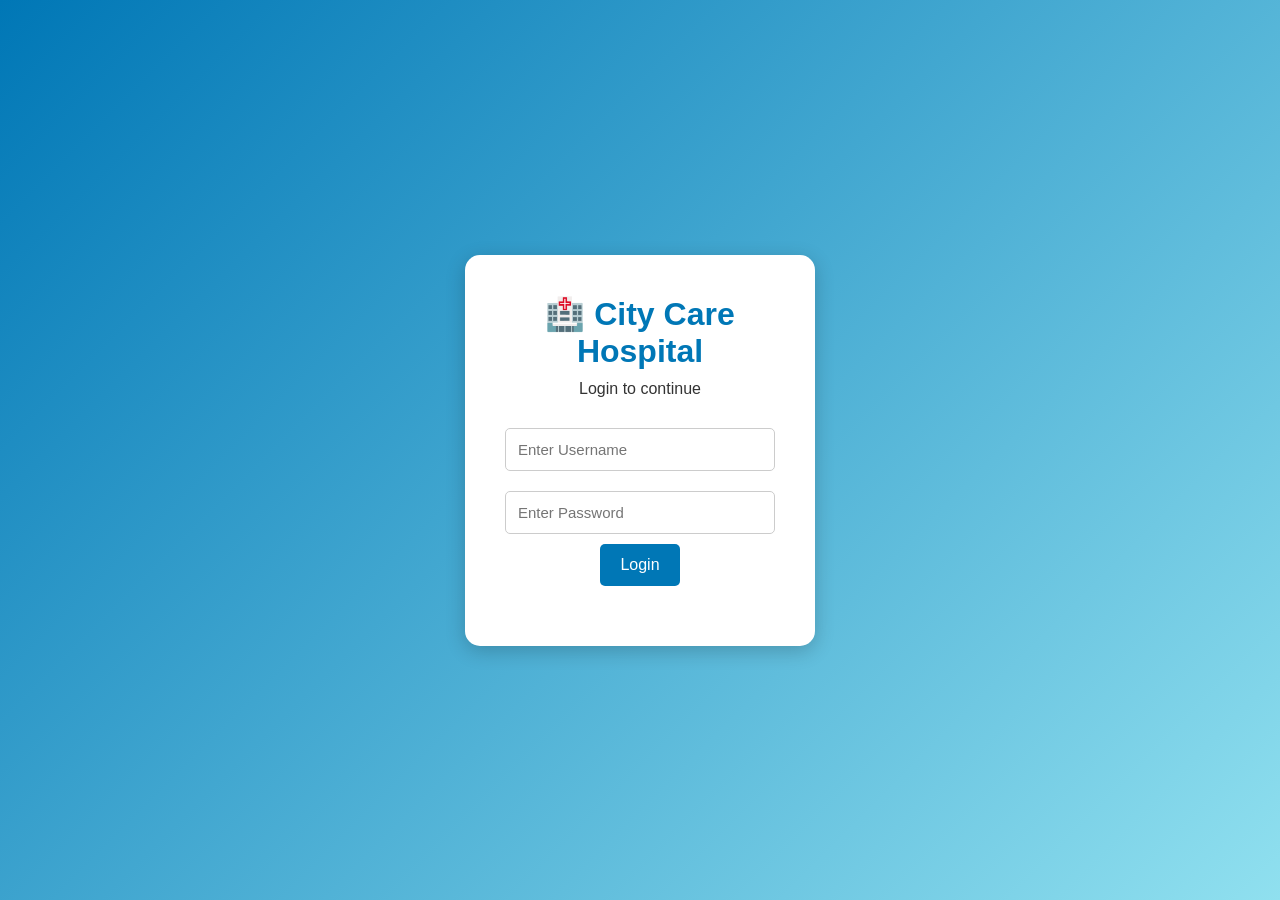
<file: index.html>
<!DOCTYPE html>
<html lang="en">

<head>

    <meta charset="UTF-8">

    <meta name="viewport" content="width=device-width, initial-scale=1.0">

    <title>City Care Hospital - Login</title>

    <link rel="stylesheet" href="style.css">

</head>

<body>

    <div class="login-container">

        <div class="login-box">

            <h1>🏥 City Care Hospital</h1>

            <p>Login to continue</p>


            <form onsubmit="login(event)">

                <input
                    type="text"
                    id="username"
                    placeholder="Enter Username"
                    required
                >


                <input
                    type="password"
                    id="password"
                    placeholder="Enter Password"
                    required
                >


                <button type="submit">

                    Login

                </button>

            </form>


            <p id="loginMessage"></p>

        </div>

    </div>


    <script src="script.js"></script>

</body>

</html>
</file>
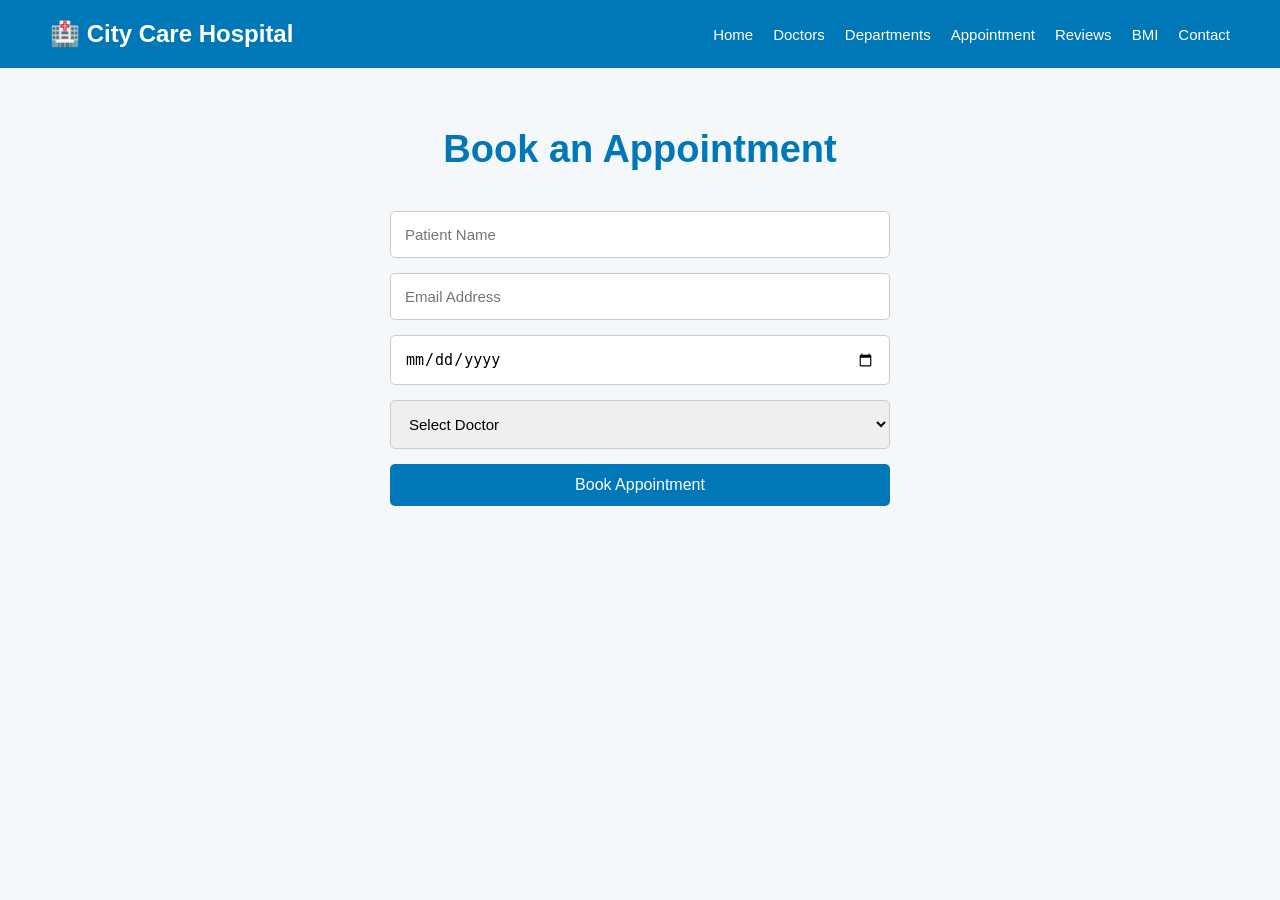
<file: appointment.html>
<!DOCTYPE html>
<html lang="en">

<head>

    <meta charset="UTF-8">

    <meta name="viewport" content="width=device-width, initial-scale=1.0">

    <title>Book Appointment</title>

    <link rel="stylesheet" href="style.css">

</head>

<body>


    <header>

        <h2>🏥 City Care Hospital</h2>


        <nav>

            <a href="home.html" target="_blank">
                Home
            </a>


            <a href="doctors.html" target="_blank">
                Doctors
            </a>


            <a href="departments.html" target="_blank">
                Departments
            </a>


            <a href="appointment.html" target="_blank">
                Appointment
            </a>


            <a href="reviews.html" target="_blank">
                Reviews
            </a>


            <a href="bmi.html" target="_blank">
                BMI
            </a>


            <a href="contact.html" target="_blank">
                Contact
            </a>

        </nav>

    </header>


    <section class="section">

        <h1>

            Book an Appointment

        </h1>


        <form
            class="appointment-form"
            onsubmit="bookAppointment(event)"
        >


            <input

                type="text"

                id="patientName"

                placeholder="Patient Name"

                required

            >


            <input

                type="email"

                placeholder="Email Address"

                required

            >


            <input

                type="date"

                required

            >


            <select required>


                <option value="">

                    Select Doctor

                </option>


                <option>

                    Dr. Priya Shah

                </option>


                <option>

                    Dr. Rahul Patel

                </option>


                <option>

                    Dr. Anjali Mehta

                </option>


            </select>


            <button type="submit">

                Book Appointment

            </button>


        </form>


        <p id="appointmentMessage"></p>

    </section>

</body>

</html>
</file>
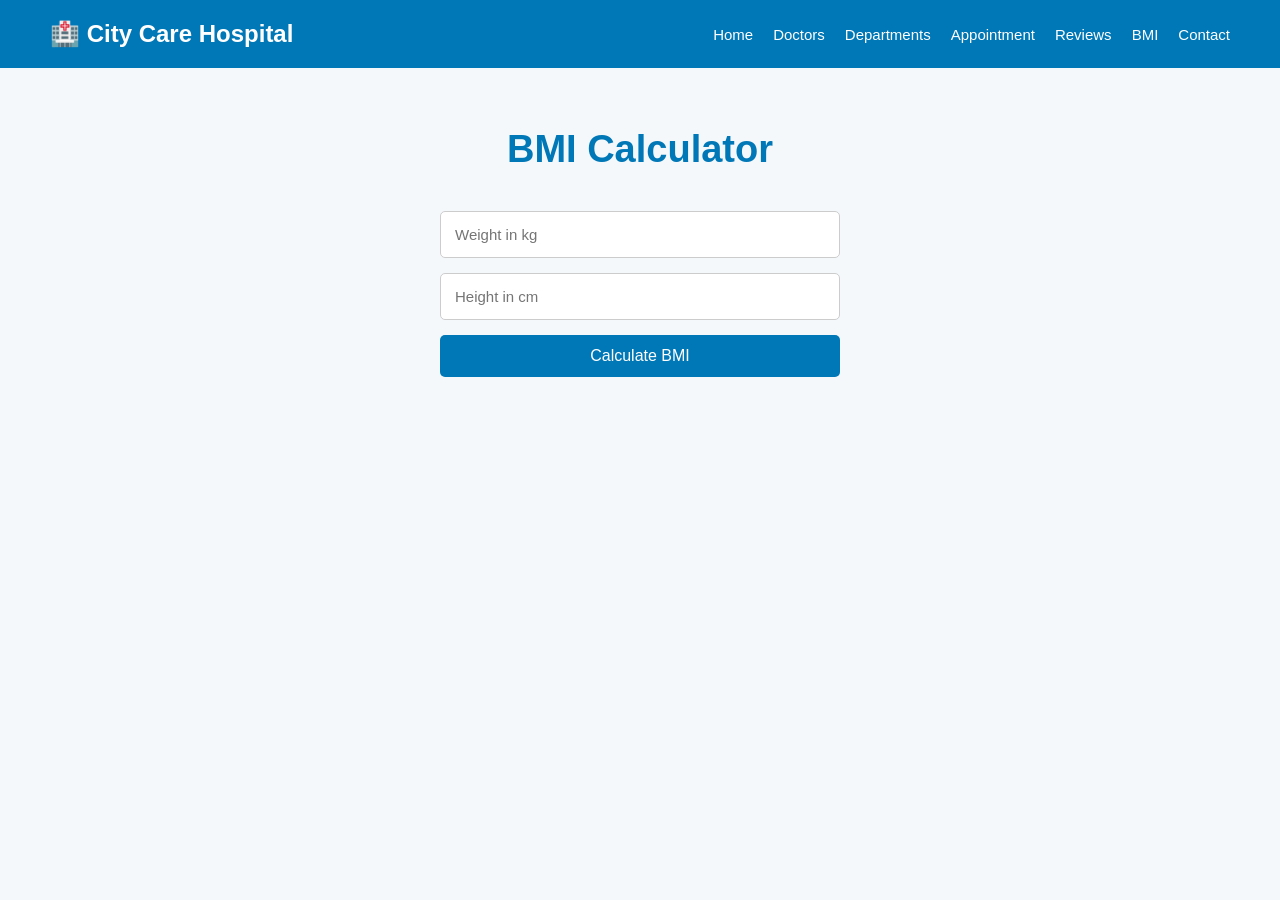
<file: bmi.html>
<!DOCTYPE html>
<html lang="en">

<head>

    <meta charset="UTF-8">

    <meta name="viewport" content="width=device-width, initial-scale=1.0">

    <title>BMI Calculator</title>

    <link rel="stylesheet" href="style.css">

</head>

<body>


    <header>

        <h2>🏥 City Care Hospital</h2>


        <nav>

            <a href="home.html" target="_blank">
                Home
            </a>


            <a href="doctors.html" target="_blank">
                Doctors
            </a>


            <a href="departments.html" target="_blank">
                Departments
            </a>


            <a href="appointment.html" target="_blank">
                Appointment
            </a>


            <a href="reviews.html" target="_blank">
                Reviews
            </a>


            <a href="bmi.html" target="_blank">
                BMI
            </a>


            <a href="contact.html" target="_blank">
                Contact
            </a>

        </nav>

    </header>


    <section class="section">

        <h1>

            BMI Calculator

        </h1>


        <div class="bmi-box">


            <input

                type="number"

                id="weight"

                placeholder="Weight in kg"

            >


            <input

                type="number"

                id="height"

                placeholder="Height in cm"

            >


            <button onclick="calculateBMI()">

                Calculate BMI

            </button>


            <h2 id="bmiResult"></h2>

        </div>

    </section>


    <script src="script.js"></script>

</body>

</html>
</file>
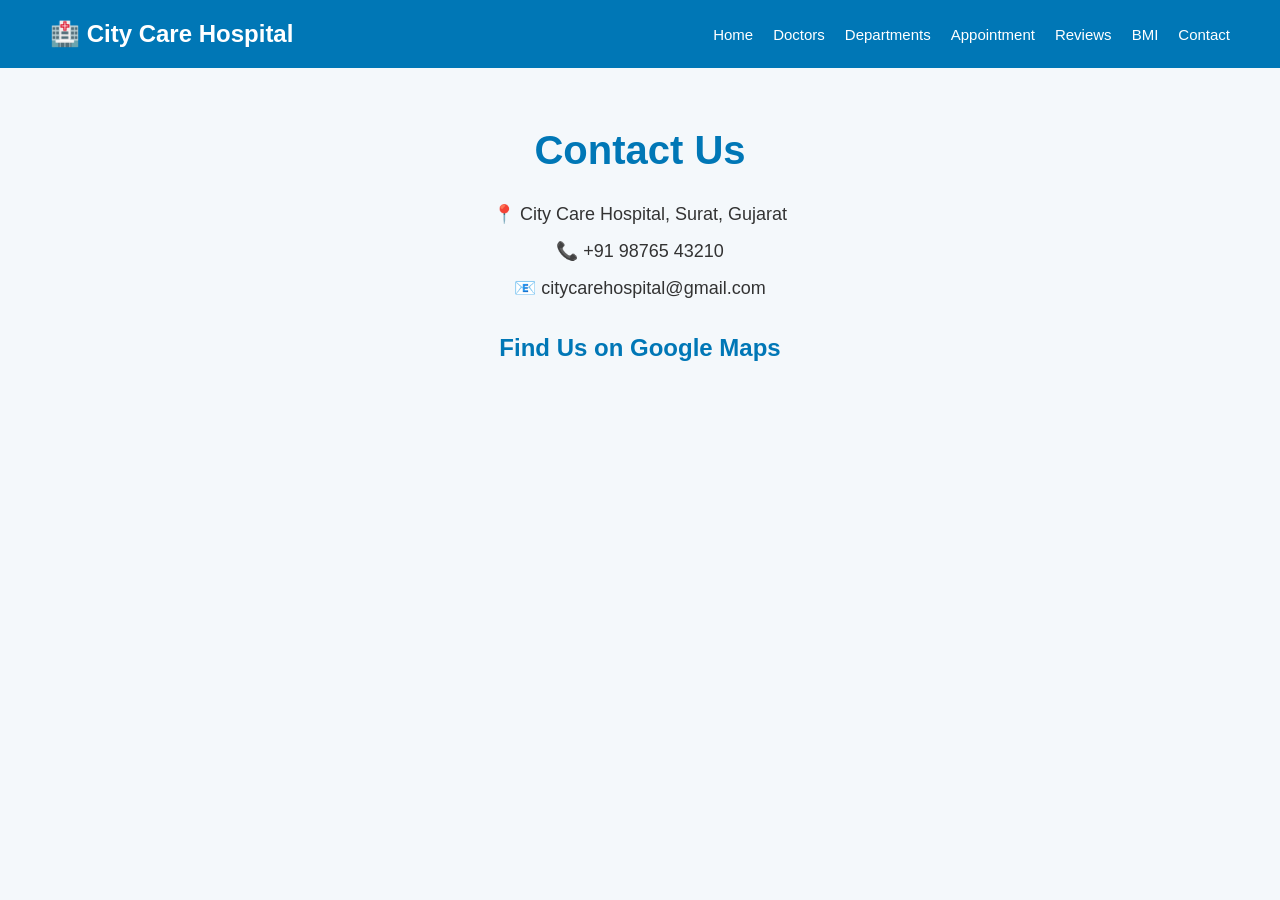
<file: contact.html>
<!DOCTYPE html>
<html lang="en">

<head>

    <meta charset="UTF-8">

    <meta name="viewport" content="width=device-width, initial-scale=1.0">

    <title>Contact Us</title>

    <link rel="stylesheet" href="style.css">

</head>

<body>


    <header>

        <h2>🏥 City Care Hospital</h2>


        <nav>

            <a href="home.html" target="_blank">
                Home
            </a>


            <a href="doctors.html" target="_blank">
                Doctors
            </a>


            <a href="departments.html" target="_blank">
                Departments
            </a>


            <a href="appointment.html" target="_blank">
                Appointment
            </a>


            <a href="reviews.html" target="_blank">
                Reviews
            </a>


            <a href="bmi.html" target="_blank">
                BMI
            </a>


            <a href="contact.html" target="_blank">
                Contact
            </a>

        </nav>

    </header>


    <section class="contact-page">


        <h1>

            Contact Us

        </h1>


        <p>

            📍 City Care Hospital, Surat, Gujarat

        </p>


        <p>

            📞 +91 98765 43210

        </p>


        <p>

            📧 citycarehospital@gmail.com

        </p>


        <h2>

            Find Us on Google Maps

        </h2>


        <iframe

            src="https://www.google.com/maps?q=Surat%20Gujarat&output=embed"

            width="80%"

            height="350"

            style="border:0;"

            allowfullscreen=""

            loading="lazy"

        >

        </iframe>

    </section>

</body>

</html>
</file>
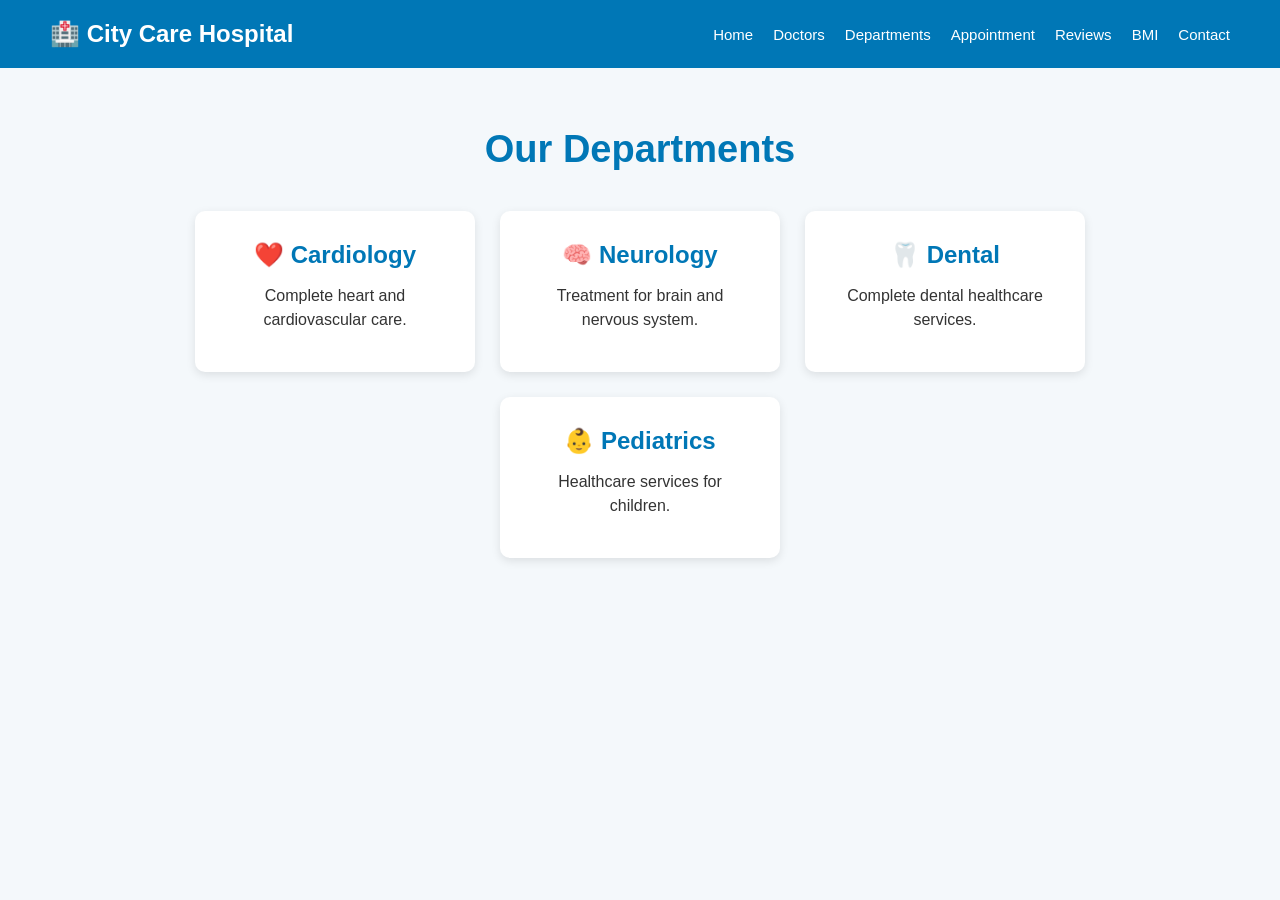
<file: departments.html>
<!DOCTYPE html>
<html lang="en">

<head>

    <meta charset="UTF-8">

    <meta name="viewport" content="width=device-width, initial-scale=1.0">

    <title>Our Departments</title>

    <link rel="stylesheet" href="style.css">

</head>

<body>


    <header>

        <h2>🏥 City Care Hospital</h2>


        <nav>

            <a href="home.html" target="_blank">
                Home
            </a>


            <a href="doctors.html" target="_blank">
                Doctors
            </a>


            <a href="departments.html" target="_blank">
                Departments
            </a>


            <a href="appointment.html" target="_blank">
                Appointment
            </a>


            <a href="reviews.html" target="_blank">
                Reviews
            </a>


            <a href="bmi.html" target="_blank">
                BMI
            </a>


            <a href="contact.html" target="_blank">
                Contact
            </a>

        </nav>

    </header>


    <section class="section">

        <h1>

            Our Departments

        </h1>


        <div class="cards">


            <div class="card">

                <h2>

                    ❤️ Cardiology

                </h2>


                <p>

                    Complete heart and cardiovascular care.

                </p>

            </div>


            <div class="card">

                <h2>

                    🧠 Neurology

                </h2>


                <p>

                    Treatment for brain and nervous system.

                </p>

            </div>


            <div class="card">

                <h2>

                    🦷 Dental

                </h2>


                <p>

                    Complete dental healthcare services.

                </p>

            </div>


            <div class="card">

                <h2>

                    👶 Pediatrics

                </h2>


                <p>

                    Healthcare services for children.

                </p>

            </div>

        </div>

    </section>

</body>

</html>
</file>
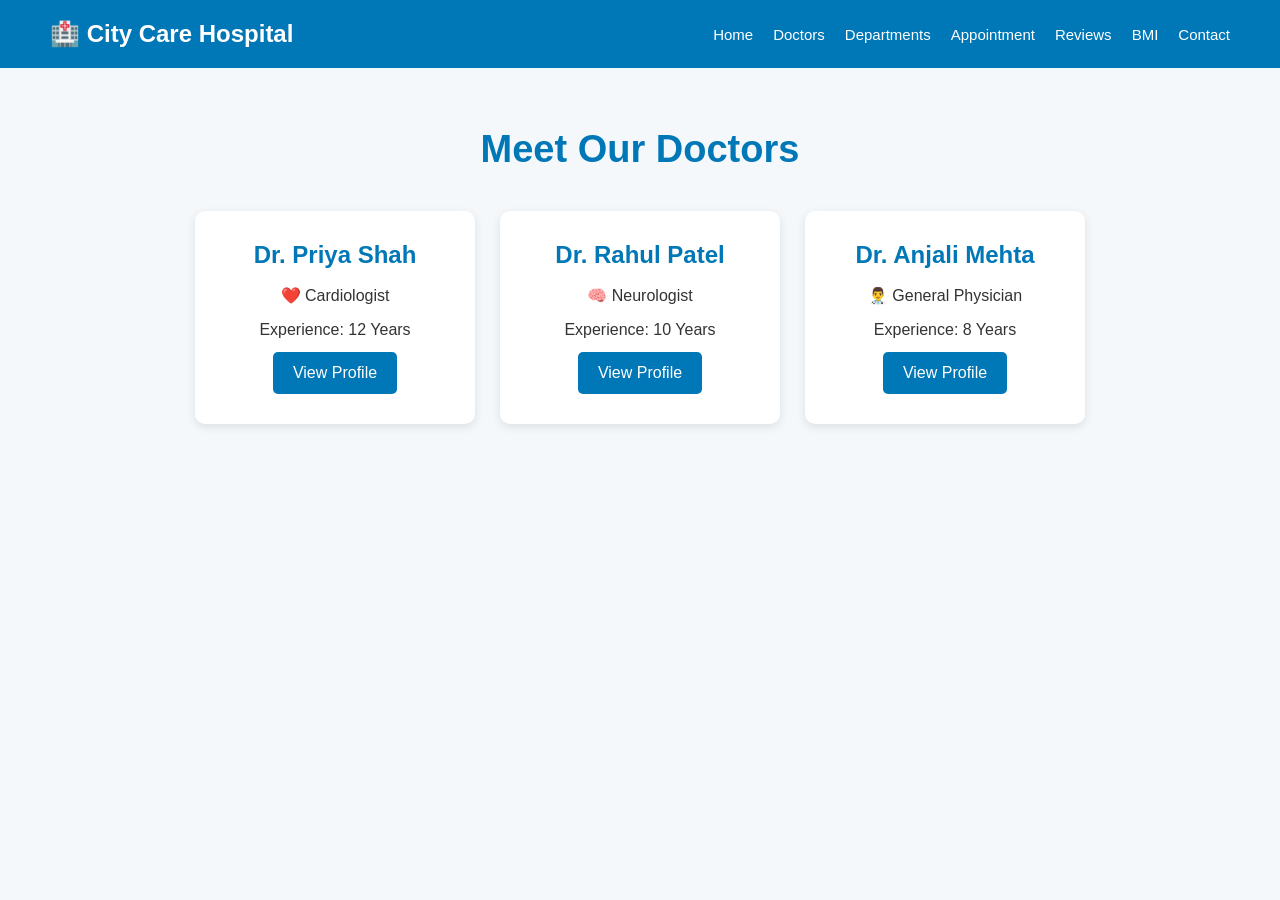
<file: doctors.html>
<!DOCTYPE html>
<html lang="en">

<head>

    <meta charset="UTF-8">

    <meta name="viewport" content="width=device-width, initial-scale=1.0">

    <title>Our Doctors</title>

    <link rel="stylesheet" href="style.css">

</head>

<body>


    <header>

        <h2>🏥 City Care Hospital</h2>


        <nav>

            <a href="home.html" target="_blank">
                Home
            </a>


            <a href="doctors.html" target="_blank">
                Doctors
            </a>


            <a href="departments.html" target="_blank">
                Departments
            </a>


            <a href="appointment.html" target="_blank">
                Appointment
            </a>


            <a href="reviews.html" target="_blank">
                Reviews
            </a>


            <a href="bmi.html" target="_blank">
                BMI
            </a>


            <a href="contact.html" target="_blank">
                Contact
            </a>

        </nav>

    </header>


    <section class="section">

        <h1>

            Meet Our Doctors

        </h1>


        <div class="cards">


            <div class="card">

                <h2>

                    Dr. Priya Shah

                </h2>


                <p>

                    ❤️ Cardiologist

                </p>


                <p>

                    Experience: 12 Years

                </p>


                <button>

                    View Profile

                </button>

            </div>


            <div class="card">

                <h2>

                    Dr. Rahul Patel

                </h2>


                <p>

                    🧠 Neurologist

                </p>


                <p>

                    Experience: 10 Years

                </p>


                <button>

                    View Profile

                </button>

            </div>


            <div class="card">

                <h2>

                    Dr. Anjali Mehta

                </h2>


                <p>

                    👨‍⚕️ General Physician

                </p>


                <p>

                    Experience: 8 Years

                </p>


                <button>

                    View Profile

                </button>

            </div>

        </div>

    </section>

</body>

</html>
</file>
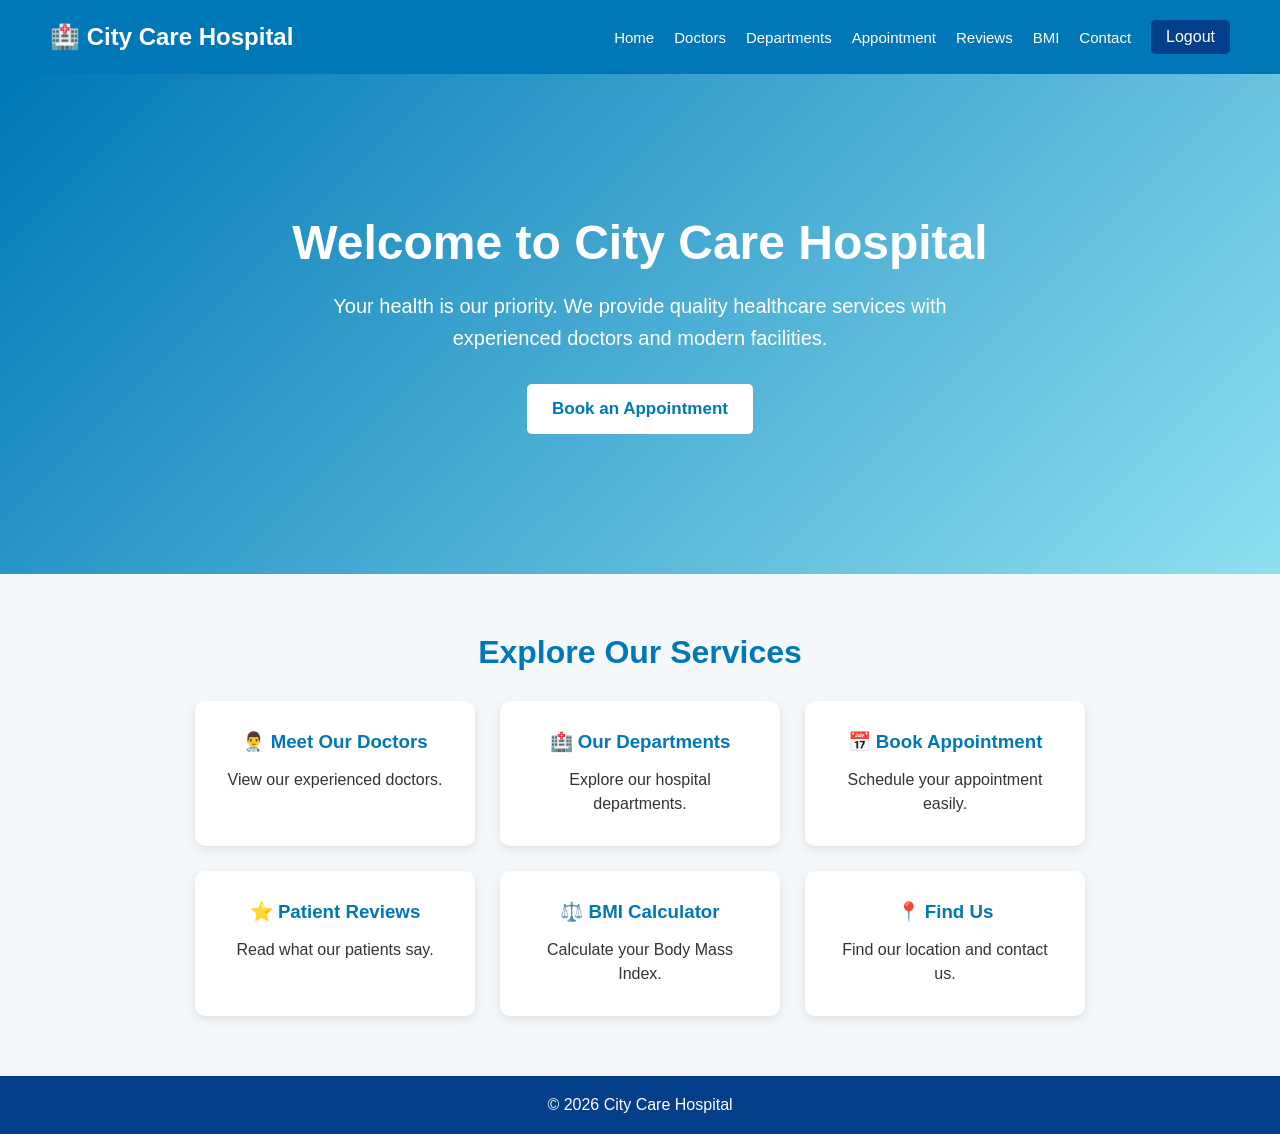
<file: home.html>
<!DOCTYPE html>
<html lang="en">

<head>

    <meta charset="UTF-8">

    <meta name="viewport" content="width=device-width, initial-scale=1.0">

    <title>City Care Hospital - Home</title>

    <link rel="stylesheet" href="style.css">

</head>

<body>


    <!-- NAVBAR -->

    <header>

        <h2>🏥 City Care Hospital</h2>


        <nav>

            <a href="home.html" target="_blank">
                Home
            </a>


            <a href="doctors.html" target="_blank">
                Doctors
            </a>


            <a href="departments.html" target="_blank">
                Departments
            </a>


            <a href="appointment.html" target="_blank">
                Appointment
            </a>


            <a href="reviews.html" target="_blank">
                Reviews
            </a>


            <a href="bmi.html" target="_blank">
                BMI
            </a>


            <a href="contact.html" target="_blank">
                Contact
            </a>


            <button onclick="logout()">

                Logout

            </button>

        </nav>

    </header>


    <!-- HERO SECTION -->

    <section class="home-hero">

        <h1>

            Welcome to City Care Hospital

        </h1>


        <p>

            Your health is our priority.

            We provide quality healthcare services

            with experienced doctors and modern facilities.

        </p>


        <a
            href="appointment.html"
            target="_blank"
            class="main-button"
        >

            Book an Appointment

        </a>

    </section>


    <!-- SERVICES -->

    <section class="section">

        <h2>

            Explore Our Services

        </h2>


        <div class="cards">


            <a
                href="doctors.html"
                target="_blank"
                class="service-card"
            >

                <h3>

                    👨‍⚕️ Meet Our Doctors

                </h3>


                <p>

                    View our experienced doctors.

                </p>

            </a>


            <a
                href="departments.html"
                target="_blank"
                class="service-card"
            >

                <h3>

                    🏥 Our Departments

                </h3>


                <p>

                    Explore our hospital departments.

                </p>

            </a>


            <a
                href="appointment.html"
                target="_blank"
                class="service-card"
            >

                <h3>

                    📅 Book Appointment

                </h3>


                <p>

                    Schedule your appointment easily.

                </p>

            </a>


            <a
                href="reviews.html"
                target="_blank"
                class="service-card"
            >

                <h3>

                    ⭐ Patient Reviews

                </h3>


                <p>

                    Read what our patients say.

                </p>

            </a>


            <a
                href="bmi.html"
                target="_blank"
                class="service-card"
            >

                <h3>

                    ⚖️ BMI Calculator

                </h3>


                <p>

                    Calculate your Body Mass Index.

                </p>

            </a>


            <a
                href="contact.html"
                target="_blank"
                class="service-card"
            >

                <h3>

                    📍 Find Us

                </h3>


                <p>

                    Find our location and contact us.

                </p>

            </a>

        </div>

    </section>


    <footer>

        <p>

            © 2026 City Care Hospital

        </p>

    </footer>


    <script src="script.js"></script>

</body>

</html>
</file>
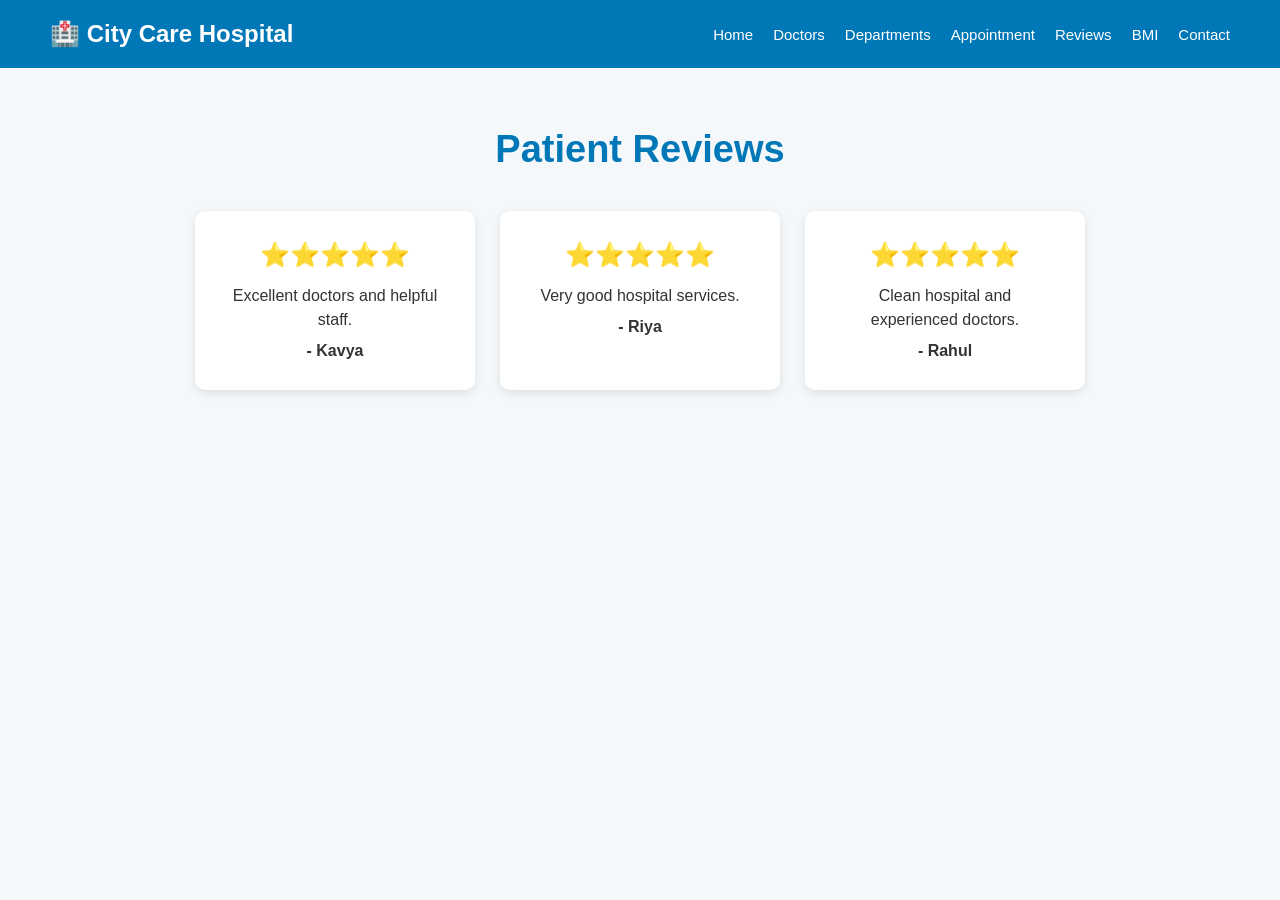
<file: reviews.html>
<!DOCTYPE html>
<html lang="en">

<head>

    <meta charset="UTF-8">

    <meta name="viewport" content="width=device-width, initial-scale=1.0">

    <title>Patient Reviews</title>

    <link rel="stylesheet" href="style.css">

</head>

<body>


    <header>

        <h2>🏥 City Care Hospital</h2>


        <nav>

            <a href="home.html" target="_blank">
                Home
            </a>


            <a href="doctors.html" target="_blank">
                Doctors
            </a>


            <a href="departments.html" target="_blank">
                Departments
            </a>


            <a href="appointment.html" target="_blank">
                Appointment
            </a>


            <a href="reviews.html" target="_blank">
                Reviews
            </a>


            <a href="bmi.html" target="_blank">
                BMI
            </a>


            <a href="contact.html" target="_blank">
                Contact
            </a>

        </nav>

    </header>


    <section class="section">

        <h1>

            Patient Reviews

        </h1>


        <div class="cards">


            <div class="card">

                <h2>

                    ⭐⭐⭐⭐⭐

                </h2>


                <p>

                    Excellent doctors and helpful staff.

                </p>


                <strong>

                    - Kavya

                </strong>

            </div>


            <div class="card">

                <h2>

                    ⭐⭐⭐⭐⭐

                </h2>


                <p>

                    Very good hospital services.

                </p>


                <strong>

                    - Riya

                </strong>

            </div>


            <div class="card">

                <h2>

                    ⭐⭐⭐⭐⭐

                </h2>


                <p>

                    Clean hospital and experienced doctors.

                </p>


                <strong>

                    - Rahul

                </strong>

            </div>

        </div>

    </section>

</body>

</html>
</file>
<file: style.css>
/* ================= GENERAL ================= */

* {

    margin: 0;

    padding: 0;

    box-sizing: border-box;

}


body {

    font-family: Arial, sans-serif;

    background-color: #f4f8fb;

    color: #333;

}


/* ================= LOGIN PAGE ================= */

.login-container {

    height: 100vh;

    display: flex;

    justify-content: center;

    align-items: center;

    background: linear-gradient(

        135deg,

        #0077b6,

        #90e0ef

    );

}


.login-box {

    background-color: white;

    padding: 40px;

    width: 350px;

    text-align: center;

    border-radius: 15px;

    box-shadow: 0 5px 20px rgba(0, 0, 0, 0.2);

}


.login-box h1 {

    color: #0077b6;

    margin-bottom: 10px;

}


.login-box p {

    margin-bottom: 20px;

}


.login-box input {

    width: 100%;

    padding: 12px;

    margin: 10px 0;

    border: 1px solid #ccc;

    border-radius: 5px;

    font-size: 15px;

}


button {

    background-color: #0077b6;

    color: white;

    border: none;

    padding: 12px 20px;

    border-radius: 5px;

    cursor: pointer;

    font-size: 16px;

}


button:hover {

    background-color: #023e8a;

}


#loginMessage {

    color: red;

    margin-top: 15px;

}


/* ================= NAVBAR ================= */

header {

    display: flex;

    justify-content: space-between;

    align-items: center;

    padding: 20px 50px;

    background-color: #0077b6;

    color: white;

}


header h2 {

    font-size: 24px;

}


nav {

    display: flex;

    align-items: center;

    gap: 20px;

}


nav a {

    color: white;

    text-decoration: none;

    font-size: 15px;

}


nav a:hover {

    text-decoration: underline;

}


nav button {

    background-color: #023e8a;

    padding: 8px 15px;

}


/* ================= HOME HERO ================= */

.home-hero {

    min-height: 500px;

    display: flex;

    flex-direction: column;

    justify-content: center;

    align-items: center;

    text-align: center;

    padding: 60px 20px;

    background: linear-gradient(

        135deg,

        #0077b6,

        #90e0ef

    );

    color: white;

}


.home-hero h1 {

    font-size: 48px;

    margin-bottom: 20px;

}


.home-hero p {

    font-size: 20px;

    max-width: 650px;

    line-height: 1.6;

    margin-bottom: 30px;

}


.main-button {

    display: inline-block;

    background-color: white;

    color: #0077b6;

    padding: 15px 25px;

    text-decoration: none;

    border-radius: 5px;

    font-size: 17px;

    font-weight: bold;

}


.main-button:hover {

    background-color: #f1f1f1;

}


/* ================= SECTION ================= */

.section {

    padding: 60px 10%;

    text-align: center;

}


.section h1 {

    color: #0077b6;

    font-size: 38px;

    margin-bottom: 40px;

}


.section h2 {

    color: #0077b6;

    font-size: 32px;

    margin-bottom: 30px;

}


/* ================= CARDS ================= */

.cards {

    display: flex;

    justify-content: center;

    align-items: stretch;

    gap: 25px;

    flex-wrap: wrap;

}


.card {

    background-color: white;

    padding: 30px;

    width: 280px;

    border-radius: 10px;

    box-shadow: 0 3px 10px rgba(0, 0, 0, 0.1);

    transition: 0.3s;

}


.card:hover {

    transform: translateY(-8px);

    box-shadow: 0 8px 20px rgba(0, 0, 0, 0.2);

}


.card h2 {

    color: #0077b6;

    font-size: 24px;

    margin-bottom: 15px;

}


.card p {

    margin: 10px 0;

    line-height: 1.5;

}


/* ================= SERVICE CARDS ================= */

.service-card {

    background-color: white;

    padding: 30px;

    width: 280px;

    text-decoration: none;

    color: #333;

    border-radius: 10px;

    box-shadow: 0 3px 10px rgba(0, 0, 0, 0.1);

    transition: 0.3s;

}


.service-card:hover {

    transform: translateY(-10px);

    box-shadow: 0 8px 20px rgba(0, 0, 0, 0.2);

}


.service-card h3 {

    color: #0077b6;

    margin-bottom: 15px;

}


.service-card p {

    line-height: 1.5;

}


/* ================= APPOINTMENT ================= */

.appointment-form {

    max-width: 500px;

    margin: auto;

    display: flex;

    flex-direction: column;

    gap: 15px;

}


.appointment-form input,

.appointment-form select {

    width: 100%;

    padding: 14px;

    border: 1px solid #ccc;

    border-radius: 5px;

    font-size: 15px;

}


#appointmentMessage {

    color: green;

    font-size: 18px;

    margin-top: 20px;

}


/* ================= BMI ================= */

.bmi-box {

    max-width: 400px;

    margin: auto;

    display: flex;

    flex-direction: column;

    gap: 15px;

}


.bmi-box input {

    width: 100%;

    padding: 14px;

    border: 1px solid #ccc;

    border-radius: 5px;

    font-size: 15px;

}


#bmiResult {

    color: #0077b6;

    margin-top: 15px;

}


/* ================= CONTACT ================= */

.contact-page {

    text-align: center;

    padding: 60px 20px;

}


.contact-page h1 {

    color: #0077b6;

    font-size: 40px;

    margin-bottom: 30px;

}


.contact-page p {

    margin: 15px;

    font-size: 18px;

}


.contact-page h2 {

    margin: 35px 0 25px;

    color: #0077b6;

}


.contact-page iframe {

    max-width: 900px;

    width: 80%;

    border-radius: 10px;

}


/* ================= FOOTER ================= */

footer {

    text-align: center;

    padding: 20px;

    background-color: #023e8a;

    color: white;

}


/* ================= RESPONSIVE ================= */

@media (max-width: 1000px) {

    header {

        flex-direction: column;

        gap: 20px;

        padding: 20px;

    }


    nav {

        flex-wrap: wrap;

        justify-content: center;

    }

}


@media (max-width: 768px) {

    .home-hero h1 {

        font-size: 35px;

    }


    .home-hero p {

        font-size: 17px;

    }


    .section {

        padding: 40px 5%;

    }


    .card,

    .service-card {

        width: 90%;

        max-width: 350px;

    }


    .contact-page iframe {

        width: 100%;

    }

}


@media (max-width: 500px) {

    .login-box {

        width: 90%;

        padding: 30px 20px;

    }


    header h2 {

        font-size: 20px;

    }


    nav {

        gap: 12px;

    }


    nav a {

        font-size: 13px;

    }

}
</file>
